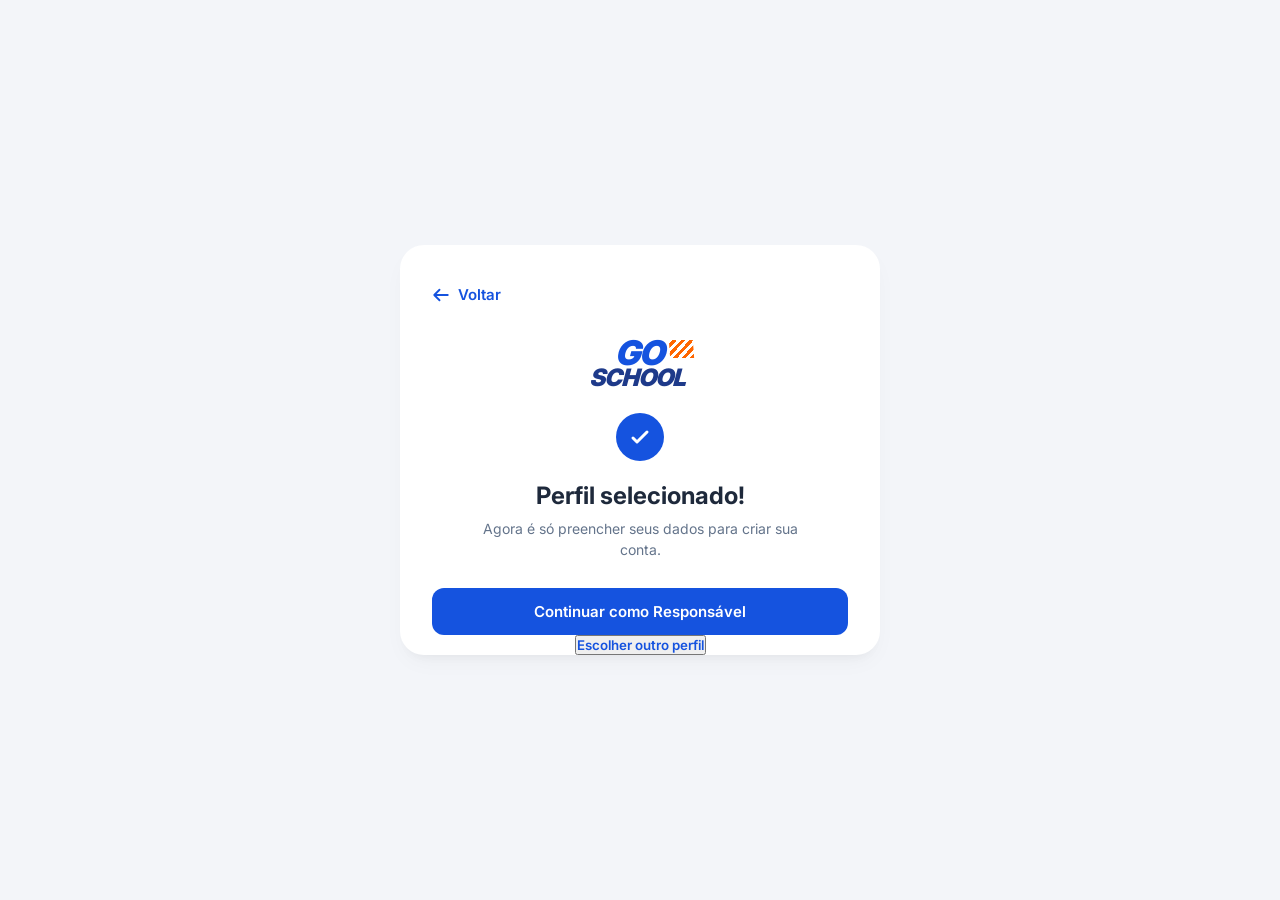
<file: assets/pages/login/confirmarperfil.html>
<!DOCTYPE html>
<html lang="pt-BR">
<head>
    <meta charset="UTF-8">
    <meta name="viewport" content="width=device-width, initial-scale=1.0">
    <title>Go School - Perfil Selecionado</title>
    <link rel="preconnect" href="https://fonts.googleapis.com">
    <link rel="preconnect" href="https://fonts.gstatic.com" crossorigin>
    <link href="https://fonts.googleapis.com/css2?family=Inter:wght@400;500;600;700;800&display=swap" rel="stylesheet">
    <link rel="stylesheet" href="./../../css/style.css">
</head>
<body>

    <div class="card" id="confirmCard">
        <button class="btn-back" onclick="window.location.href='escolherperfil.html'">
            <svg width="18" height="18" fill="none" stroke="currentColor" stroke-width="2.5" viewBox="0 0 24 24">
                <path stroke-linecap="round" stroke-linejoin="round" d="M10 19l-7-7m0 0l7-7m-7 7h18"/>
            </svg>
            Voltar
        </button>

        <div class="logo-container">
            <div class="logo-text">
                <span class="logo-go">GO</span>
                <span class="logo-school">SCHOOL</span>
            </div>
        </div>

        <div class="success-badge">
            <svg fill="none" stroke="currentColor" stroke-width="3" viewBox="0 0 24 24">
                <path stroke-linecap="round" stroke-linejoin="round" d="M5 13l4 4L19 7" />
            </svg>
        </div>

        <h1>Perfil selecionado!</h1>
        <p class="subtitle">Agora é só preencher seus dados para criar sua conta.</p>

        <button class="btn-submit" id="btnContinue" onclick="redirectToRegisterForm()">
            Continuar como Responsável
        </button>

        <button class="link-secondary" onclick="window.location.href='escolherperfil.html'">
            Escolher outro perfil
        </button>
    </div>

    <script>
        const profile = localStorage.getItem('selected_profile') || 'responsavel';
        const card = document.getElementById('confirmCard');
        const btnContinue = document.getElementById('btnContinue');

        if (profile === 'motorista') {
            card.classList.add('theme-motorista');
            btnContinue.textContent = "Continuar como Motorista";
        } else {
            card.classList.remove('theme-motorista');
            btnContinue.textContent = "Continuar como Responsável";
        }

        function redirectToRegisterForm() {
            if (profile === 'motorista') {
                window.location.href = 'cadastrarmotorista.html';
            } else {
                window.location.href = 'cadastrarresponsavel.html';
            }
        }
    </script>
</body>
</html>
</file>
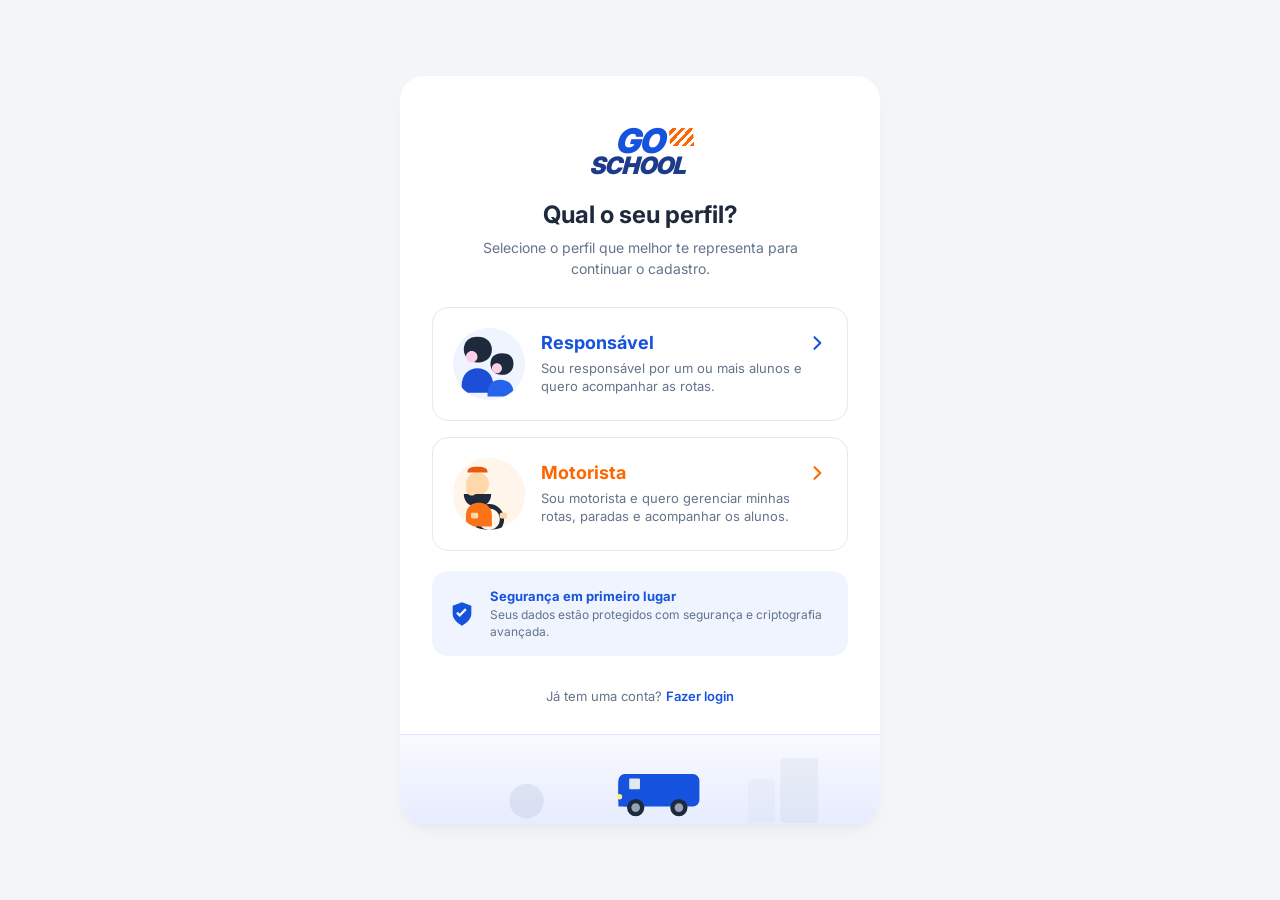
<file: assets/pages/login/escolherperfil.html>
<!DOCTYPE html>
<html lang="pt-BR">
<head>
    <meta charset="UTF-8">
    <meta name="viewport" content="width=device-width, initial-scale=1.0">
    <title>Go School - Escolher Perfil</title>
    <link rel="preconnect" href="https://fonts.googleapis.com">
    <link rel="preconnect" href="https://fonts.gstatic.com" crossorigin>
    <link href="https://fonts.googleapis.com/css2?family=Inter:wght@400;500;600;700;800&display=swap" rel="stylesheet">
    <link rel="stylesheet" href="./../../css/style.css">
</head>
<body>

    <div class="card">
        <div class="logo-container">
            <div class="logo-text">
                <span class="logo-go">GO</span>
                <span class="logo-school">SCHOOL</span>
            </div>
        </div>

        <h1>Qual o seu perfil?</h1>
        <p class="subtitle" id="mainSubtitle">Selecione o perfil que melhor te representa para continuar o cadastro.</p>

        <div class="profile-options">
            <!-- Cartão Responsável -->
            <div class="profile-card type-responsavel" id="cardResponsavel" onclick="toggleProfileCard('responsavel', 'cardResponsavel', 'cardMotorista', 'mainSubtitle')">
                <div class="card-header">
                    <div class="avatar-box">
                        <svg viewBox="0 0 100 100" fill="none" xmlns="http://www.w3.org/2000/svg">
                            <rect width="100" height="100" fill="#eff4ff"/>
                            <path d="M50 32c0 8.837-7.163 16-16 16s-16-7.163-16-16 7.163-16 16-16 16 7.163 16 16z" fill="#fbcfe8"/>
                            <path d="M54 30c0 9-6 18-19 18S15 39 15 30s5-18 19-18 20 9 20 18z" fill="#1e293b"/>
                            <path d="M34 40c0 4.418-3.582 8-8 8s-8-3.582-8-8 3.582-8 8-8 8 3.582 8 8z" fill="#fbcfe8"/>
                            <path d="M12 80c0-15 10-24 22-24s22 9 22 24v10H12V80z" fill="#1d4ed8"/>
                            <path d="M82 52c0 7.732-6.268 14-14 14s-14-6.268-14-14 6.268-14 14-14 14 6.268 14 14z" fill="#fbcfe8"/>
                            <path d="M84 50c0 8-5 15-16 15s-16-7-16-15 4-15 16-15 16 7 16 15z" fill="#1e293b"/>
                            <path d="M68 56c0 3.866-3.134 7-7 7s-7-3.134-7-7 3.134-7 7-7 7 3.134 7 7z" fill="#fbcfe8"/>
                            <path d="M48 90c0-12 8-18 18-18s18 6 18 18v5H48V90z" fill="#2563eb"/>
                        </svg>
                    </div>
                    <div class="header-info">
                        <div class="profile-title">
                            Responsável
                            <div class="arrow-indicator">
                                <svg width="20" height="20" fill="none" stroke="currentColor" stroke-width="2.5" viewBox="0 0 24 24">
                                    <path stroke-linecap="round" stroke-linejoin="round" d="M9 5l7 7-7 7" />
                                </svg>
                            </div>
                        </div>
                        <p class="profile-short-desc">Sou responsável por um ou mais alunos e quero acompanhar as rotas.</p>
                    </div>
                </div>

                <div class="card-details">
                    <p class="details-title">Com sua conta você poderá:</p>
                    <ul class="benefits-list">
                        <li class="benefit-item">
                            <svg fill="none" stroke="currentColor" stroke-width="3" viewBox="0 0 24 24">
                                <path stroke-linecap="round" stroke-linejoin="round" d="M5 13l4 4L19 7" />
                            </svg>
                            Cadastrar e gerenciar seus filhos
                        </li>
                        <li class="benefit-item">
                            <svg fill="none" stroke="currentColor" stroke-width="3" viewBox="0 0 24 24">
                                <path stroke-linecap="round" stroke-linejoin="round" d="M5 13l4 4L19 7" />
                            </svg>
                            Acompanhar rotas e horários
                        </li>
                    </ul>
                    <button type="button" class="btn-action" onclick="selectProfile('responsavel', event)">
                        Cadastrar como Responsável
                        <svg width="18" height="18" fill="none" stroke="currentColor" stroke-width="2.5" viewBox="0 0 24 24">
                            <path stroke-linecap="round" stroke-linejoin="round" d="M14 5l7 7m0 0l-7 7m7-7H3" />
                        </svg>
                    </button>
                </div>
            </div>

            <!-- Cartão Motorista -->
            <div class="profile-card type-motorista" id="cardMotorista" onclick="toggleProfileCard('motorista', 'cardResponsavel', 'cardMotorista', 'mainSubtitle')">
                <div class="card-header">
                    <div class="avatar-box">
                        <svg viewBox="0 0 100 100" fill="none" xmlns="http://www.w3.org/2000/svg">
                            <rect width="100" height="100" fill="#fff5eb"/>
                            <path d="M50 36c0 8.837-7.163 16-16 16s-16-7.163-16-16 7.163-16 16-16 16 7.163 16 16z" fill="#fed7aa"/>
                            <path d="M48 20c0-6-4-8-14-8S20 14 20 20h28z" fill="#ea580c"/>
                            <path d="M15 50c0 9 6 18 19 18s19-9 19-18H15z" fill="#1e293b"/>
                            <path d="M34 44c0 4.418-3.582 8-8 8s-8-3.582-8-8 3.582-8 8-8 8 3.582 8 8z" fill="#fed7aa"/>
                            <circle cx="50" cy="85" r="18" stroke="#1e293b" stroke-width="6" fill="none"/>
                            <path d="M18 80c0-12 8-18 18-18s18 6 18 18v15H18V80z" fill="#f97316"/>
                            <rect x="25" y="76" width="10" height="8" rx="2" fill="#fed7aa"/>
                            <rect x="65" y="76" width="10" height="8" rx="2" fill="#fed7aa"/>
                        </svg>
                    </div>
                    <div class="header-info">
                        <div class="profile-title">
                            Motorista
                            <div class="arrow-indicator">
                                <svg width="20" height="20" fill="none" stroke="currentColor" stroke-width="2.5" viewBox="0 0 24 24">
                                    <path stroke-linecap="round" stroke-linejoin="round" d="M9 5l7 7-7 7" />
                                </svg>
                            </div>
                        </div>
                        <p class="profile-short-desc">Sou motorista e quero gerenciar minhas rotas, paradas e acompanhar os alunos.</p>
                    </div>
                </div>

                <div class="card-details">
                    <p class="details-title">Com sua conta você poderá:</p>
                    <ul class="benefits-list">
                        <li class="benefit-item">
                            <svg fill="none" stroke="currentColor" stroke-width="3" viewBox="0 0 24 24">
                                <path stroke-linecap="round" stroke-linejoin="round" d="M5 13l4 4L19 7" />
                            </svg>
                            Gerenciar rotas e paradas
                        </li>
                        <li class="benefit-item">
                            <svg fill="none" stroke="currentColor" stroke-width="3" viewBox="0 0 24 24">
                                <path stroke-linecap="round" stroke-linejoin="round" d="M5 13l4 4L19 7" />
                            </svg>
                            Marcar presença dos alunos
                        </li>
                    </ul>
                    <button type="button" class="btn-action" onclick="selectProfile('motorista', event)">
                        Cadastrar como Motorista
                        <svg width="18" height="18" fill="none" stroke="currentColor" stroke-width="2.5" viewBox="0 0 24 24">
                            <path stroke-linecap="round" stroke-linejoin="round" d="M14 5l7 7m0 0l-7 7m7-7H3" />
                        </svg>
                    </button>
                </div>
            </div>
        </div>

        <div class="security-info-box">
            <div class="security-icon">
                <svg width="28" height="28" fill="currentColor" viewBox="0 0 24 24">
                    <path d="M12 22s8-4 8-10V5l-8-3-8 3v7c0 6 8 10 8 10zM10 14.5l-3-3 1.4-1.4 1.6 1.6 4.6-4.6 1.4 1.4-6 6z"/>
                </svg>
            </div>
            <div class="security-text">
                <strong>Segurança em primeiro lugar</strong>
                Seus dados estão protegidos com segurança e criptografia avançada.
            </div>
        </div>

        <p class="signup-text">
            Já tem uma conta? <a href="login.html">Fazer login</a>
        </p>

        <div class="footer-illustration">
            <svg class="illustration-svg" viewBox="0 0 400 80" fill="none" xmlns="http://www.w3.org/2000/svg">
                <rect x="330" y="20" width="35" height="60" rx="3" fill="#cbd5e1" fill-opacity="0.3" />
                <rect x="300" y="40" width="25" height="40" rx="2" fill="#cbd5e1" fill-opacity="0.2" />
                <circle cx="95" cy="60" r="16" fill="#94a3b8" fill-opacity="0.2" />

                <g id="schoolBus">
                    <rect x="180" y="35" width="75" height="30" rx="6" fill="#1553df" />
                    <path d="M180 45 C180 38 184 35 188 35 H195 V65 H180 V45 Z" fill="#1553df" />
                    <rect x="190" y="39" width="10" height="10" rx="1" fill="#e2e8f0" />
                    <circle cx="181" cy="56" r="2.5" fill="#fef08a" />
                    <circle cx="196" cy="66" r="8" fill="#1e293b" />
                    <circle cx="196" cy="66" r="4" fill="#94a3b8" />
                    <circle cx="236" cy="66" r="8" fill="#1e293b" />
                    <circle cx="236" cy="66" r="4" fill="#94a3b8" />
                </g>
            </svg>
        </div>
    </div>

    <script src="./../../js/script.js"></script>
</body>
</html>
</file>
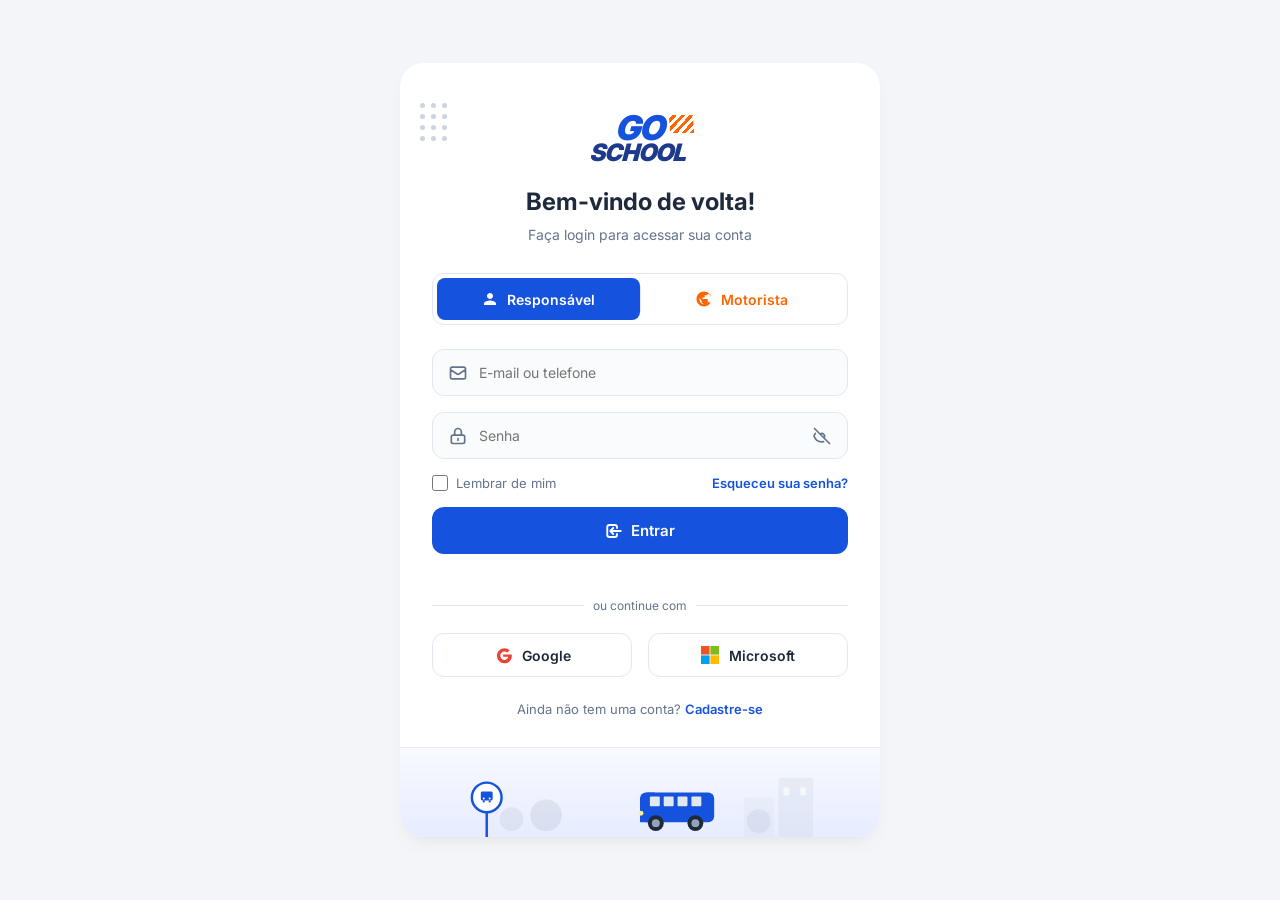
<file: assets/pages/login/login.html>
<!DOCTYPE html>
<html lang="pt-BR">
<head>
    <meta charset="UTF-8">
    <meta name="viewport" content="width=device-width, initial-scale=1.0">
    <title>Go School - Login</title>
    <link rel="preconnect" href="https://fonts.googleapis.com">
    <link rel="preconnect" href="https://fonts.gstatic.com" crossorigin>
    <link href="https://fonts.googleapis.com/css2?family=Inter:wght@400;500;600;700;800&display=swap" rel="stylesheet">
    <link rel="stylesheet" href="./../../css/style.css">
</head>
<body>

    <div class="card" id="loginCard">
        <div class="decor-dots">
            <span></span><span></span><span></span>
            <span></span><span></span><span></span>
            <span></span><span></span><span></span>
            <span></span><span></span><span></span>
        </div>

        <div class="logo-container">
            <div class="logo-text">
                <span class="logo-go">GO</span>
                <span class="logo-school">SCHOOL</span>
            </div>
            
        </div>

        <h1>Bem-vindo de volta!</h1>
        <p class="subtitle">Faça login para acessar sua conta</p>

        <div class="role-selector">
            <button type="button" class="role-btn active-responsavel" id="btnResponsavel" onclick="switchTheme('responsavel', 'loginCard', 'btnResponsavel', 'btnMotorista')">
                <svg viewBox="0 0 24 24">
                    <path d="M12 12c2.21 0 4-1.79 4-4s-1.79-4-4-4-4 1.79-4 4 1.79 4 4 4zm0 2c-2.67 0-8 1.34-8 4v2h16v-2c0-2.66-5.33-4-8-4z"/>
                </svg>
                Responsável
            </button>
            <div class="role-divider"></div>
            <button type="button" class="role-btn inactive-motorista" id="btnMotorista" onclick="switchTheme('motorista', 'loginCard', 'btnResponsavel', 'btnMotorista')">
                <svg viewBox="0 0 24 24">
                    <path d="M12 2C6.48 2 2 6.48 2 12s4.48 10 10 10 10-4.48 10-10S17.52 2 12 2zm1 17.93c-3.95-.49-7-3.85-7-7.93 0-.62.08-1.21.21-1.79L9 15v1c0 1.1.9 2 2 2v1.93zm6.9-2.53c-.26-.81-1-1.4-1.9-1.4h-1v-3c0-.55-.45-1-1-1h-6v-2h2c.55 0 1-.45 1-1V7h2c1.1 0 2-.9 2-2v-.41c2.93 1.19 5 4.06 5 7.41 0 2.08-.8 3.97-2.1 5.4z"/>
                </svg>
                Motorista
            </button>
        </div>

        <form onsubmit="event.preventDefault();">
            <div class="input-group">
                <div class="input-icon-left">
                    <svg width="20" height="20" fill="none" stroke="currentColor" stroke-width="2" viewBox="0 0 24 24">
                        <path stroke-linecap="round" stroke-linejoin="round" d="M3 8l7.89 5.26a2 2 0 002.22 0L21 8M5 19h14a2 2 0 002-2V7a2 2 0 00-2-2H5a2 2 0 00-2 2v10a2 2 0 002 2z"/>
                    </svg>
                </div>
                <input type="text" placeholder="E-mail ou telefone" required>
            </div>

            <div class="input-group input-group-password">
                <div class="input-icon-left">
                    <svg width="20" height="20" fill="none" stroke="currentColor" stroke-width="2" viewBox="0 0 24 24">
                        <path stroke-linecap="round" stroke-linejoin="round" d="M12 15v2m-6 4h12a2 2 0 002-2v-6a2 2 0 00-2-2H6a2 2 0 00-2 2v6a2 2 0 002 2zm10-10V7a4 4 0 00-8 0v4h8z"/>
                    </svg>
                </div>
                <input type="password" id="passwordInput" placeholder="Senha" required>
                <button type="button" class="input-icon-right" onclick="togglePassword('passwordInput', 'eyeIcon')" aria-label="Mostrar/ocultar senha">
                    <svg id="eyeIcon" width="20" height="20" fill="none" stroke="currentColor" stroke-width="2" viewBox="0 0 24 24">
                        <path stroke-linecap="round" stroke-linejoin="round" d="M13.875 18.825A10.05 10.05 0 0112 19c-4.478 0-8.268-2.943-9.543-7a9.97 9.97 0 011.563-3.029m5.858.908a3 3 0 114.243 4.243M9.878 9.878l4.242 4.242M9.88 9.88l-3.29-3.29m7.532 7.532l3.29 3.29M3 3l18 18" />
                    </svg>
                </button>
            </div>

            <div class="extra-options">
                <label class="remember-me">
                    <input type="checkbox">
                    Lembrar de mim
                </label>
                <a href="recuperarsenha.html" class="forgot-password">Esqueceu sua senha?</a>
            </div>

            <button type="submit" class="btn-submit">
                <svg width="18" height="18" fill="none" stroke="currentColor" stroke-width="2.5" viewBox="0 0 24 24">
                    <path stroke-linecap="round" stroke-linejoin="round" d="M11 16l-4-4m0 0l4-4m-4 4h14m-5 4v1a3 3 0 01-3 3H6a3 3 0 01-3-3V7a3 3 0 013-3h7a3 3 0 013 3v1"/>
                </svg>
                Entrar
            </button>
        </form>

        <div class="separator">ou continue com</div>

        <div class="social-buttons">
            <button type="button" class="social-btn">
                <svg viewBox="0 0 24 24">
                    <path fill="#EA4335" d="M12.24 10.285V14.4h6.887c-.648 2.41-2.519 4.114-5.136 4.114A5.53 5.53 0 0 1 8.4 13c0-3.037 2.463-5.514 5.59-5.514 1.416 0 2.71.523 3.714 1.385l3.111-3.112A9.914 9.914 0 0 0 13.99 3c-5.523 0-10 4.477-10 10 0 5.522 4.477 10 10 10 5.766 0 9.806-4.054 9.806-9.977 0-.58-.063-1.16-.177-1.738H12.24Z"/>
                </svg>
                Google
            </button>
            <button type="button" class="social-btn">
                <svg viewBox="0 0 23 23">
                    <path fill="#f35325" d="M0 0h11v11H0z"/>
                    <path fill="#80bb1a" d="M12 0h11v11H12z"/>
                    <path fill="#00a1f1" d="M0 12h11v11H0z"/>
                    <path fill="#ffb900" d="M12 12h11v11H12z"/>
                </svg>
                Microsoft
            </button>
        </div>

        <p class="signup-text">
            Ainda não tem uma conta? <a href="escolherperfil.html">Cadastre-se</a>
        </p>

        <div class="footer-illustration">
            <svg class="illustration-svg" viewBox="0 0 400 90" fill="none" xmlns="http://www.w3.org/2000/svg">
                <rect x="340" y="30" width="35" height="60" rx="3" fill="#cbd5e1" fill-opacity="0.3" />
                <rect x="345" y="40" width="6" height="8" rx="1" fill="#ffffff" fill-opacity="0.6" />
                <rect x="362" y="40" width="6" height="8" rx="1" fill="#ffffff" fill-opacity="0.6" />
                <rect x="305" y="50" width="30" height="40" rx="2" fill="#cbd5e1" fill-opacity="0.2" />
                <circle cx="70" cy="72" r="12" fill="#94a3b8" fill-opacity="0.15" />
                <circle cx="105" cy="68" r="16" fill="#94a3b8" fill-opacity="0.2" />
                <circle cx="320" cy="74" r="12" fill="#94a3b8" fill-opacity="0.15" />

                <line x1="45" y1="50" x2="45" y2="90" stroke="#1553df" stroke-width="2.5" />
                <circle cx="45" cy="50" r="15" fill="#ffffff" stroke="#1553df" stroke-width="2.5" />
                <rect x="39" y="44" width="12" height="9" rx="1.5" fill="#1553df" />
                <rect x="41" y="53" width="2" height="2" fill="#1553df" />
                <rect x="47" y="53" width="2" height="2" fill="#1553df" />
                <circle cx="42" cy="51" r="1" fill="#ffffff" />
                <circle cx="48" cy="51" r="1" fill="#ffffff" />

                <g id="schoolBus">
                    <rect x="200" y="45" width="75" height="30" rx="6" fill="#1553df" />
                    <path d="M200 55 C200 48 204 45 208 45 H215 V75 H200 V55 Z" fill="#1553df" />
                    <rect x="210" y="49" width="10" height="10" rx="1" fill="#e2e8f0" />
                    <rect x="224" y="49" width="10" height="10" rx="1" fill="#e2e8f0" />
                    <rect x="238" y="49" width="10" height="10" rx="1" fill="#e2e8f0" />
                    <rect x="252" y="49" width="10" height="10" rx="1" fill="#e2e8f0" />
                    <circle cx="201" cy="66" r="2.5" fill="#fef08a" />
                    <circle cx="216" cy="76" r="8" fill="#1e293b" />
                    <circle cx="216" cy="76" r="4" fill="#94a3b8" />
                    <circle cx="256" cy="76" r="8" fill="#1e293b" />
                    <circle cx="256" cy="76" r="4" fill="#94a3b8" />
                </g>
            </svg>
        </div>
    </div>

    <script src="./../../js/script.js"></script>
</body>
</html>
</file>
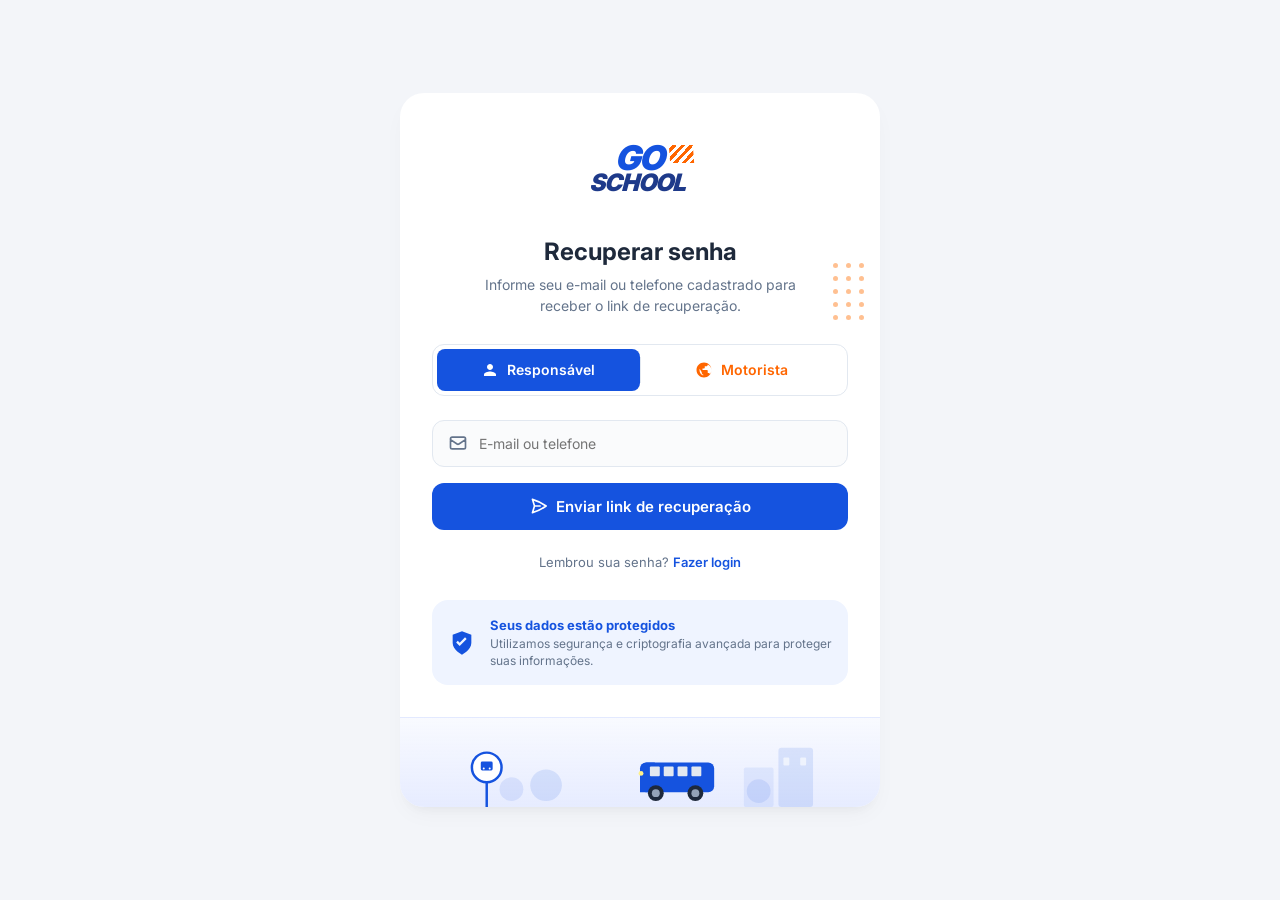
<file: assets/pages/login/recuperarsenha.html>
<!DOCTYPE html>
<html lang="pt-BR">
<head>
    <meta charset="UTF-8">
    <meta name="viewport" content="width=device-width, initial-scale=1.0">
    <title>Go School - Recuperar Senha</title>
    <link rel="preconnect" href="https://fonts.googleapis.com">
    <link rel="preconnect" href="https://fonts.gstatic.com" crossorigin>
    <link href="https://fonts.googleapis.com/css2?family=Inter:wght@400;500;600;700;800&display=swap" rel="stylesheet">
    <link rel="stylesheet" href="./../../css/style.css">
</head>
<body>

    <div class="card" id="recoveryCard">
        <div class="decor-dots-right">
            <span></span><span></span><span></span>
            <span></span><span></span><span></span>
            <span></span><span></span><span></span>
            <span></span><span></span><span></span>
            <span></span><span></span><span></span>
        </div>

        <div class="logo-container">
            <div class="logo-text">
                <span class="logo-go">GO</span>
                <span class="logo-school">SCHOOL</span>
            </div>
        </div>

        <div class="lock-icon-badge">
            <svg fill="none" stroke="currentColor" stroke-width="2" viewBox="0 0 24 24">
                <path stroke-linecap="round" stroke-linejoin="round" d="M12 15v2m0 0v5m0-5h5m-5 0H7m5 0V9a4 4 0 00-8 0v4h12z"/>
            </svg>
        </div>

        <h1>Recuperar senha</h1>
        <p class="subtitle">Informe seu e-mail ou telefone cadastrado para receber o link de recuperação.</p>

        <div class="role-selector">
            <button type="button" class="role-btn active-responsavel" id="btnResponsavel" onclick="switchTheme('responsavel', 'recoveryCard', 'btnResponsavel', 'btnMotorista')">
                <svg viewBox="0 0 24 24">
                    <path d="M12 12c2.21 0 4-1.79 4-4s-1.79-4-4-4-4 1.79-4 4 1.79 4 4 4zm0 2c-2.67 0-8 1.34-8 4v2h16v-2c0-2.66-5.33-4-8-4z"/>
                </svg>
                Responsável
            </button>
            <div class="role-divider"></div>
            <button type="button" class="role-btn inactive-motorista" id="btnMotorista" onclick="switchTheme('motorista', 'recoveryCard', 'btnResponsavel', 'btnMotorista')">
                <svg viewBox="0 0 24 24">
                    <path d="M12 2C6.48 2 2 6.48 2 12s4.48 10 10 10 10-4.48 10-10S17.52 2 12 2zm1 17.93c-3.95-.49-7-3.85-7-7.93 0-.62.08-1.21.21-1.79L9 15v1c0 1.1.9 2 2 2v1.93zm6.9-2.53c-.26-.81-1-1.4-1.9-1.4h-1v-3c0-.55-.45-1-1-1h-6v-2h2c.55 0 1-.45 1-1V7h2c1.1 0 2-.9 2-2v-.41c2.93 1.19 5 4.06 5 7.41 0 2.08-.8 3.97-2.1 5.4z"/>
                </svg>
                Motorista
            </button>
        </div>

        <form onsubmit="event.preventDefault();">
            <div class="input-group">
                <div class="input-icon-left">
                    <svg width="20" height="20" fill="none" stroke="currentColor" stroke-width="2" viewBox="0 0 24 24">
                        <path stroke-linecap="round" stroke-linejoin="round" d="M3 8l7.89 5.26a2 2 0 002.22 0L21 8M5 19h14a2 2 0 002-2V7a2 2 0 00-2-2H5a2 2 0 00-2 2v10a2 2 0 002 2z"/>
                    </svg>
                </div>
                <input type="text" placeholder="E-mail ou telefone" required>
            </div>

            <button type="submit" class="btn-submit">
                <svg fill="none" stroke="currentColor" stroke-width="2.2" viewBox="0 0 24 24">
                    <path stroke-linecap="round" stroke-linejoin="round" d="M6 12L3.269 3.126A59.768 59.768 0 0121.485 12 59.77 59.77 0 013.27 20.876L5.999 12zm0 0h7.5" />
                </svg>
                Enviar link de recuperação
            </button>
        </form>

        <p class="login-back-text">
            Lembrou sua senha? <a href="login.html">Fazer login</a>
        </p>

        <div class="security-info-box">
            <div class="security-icon">
                <svg width="28" height="28" fill="currentColor" viewBox="0 0 24 24">
                    <path d="M12 22s8-4 8-10V5l-8-3-8 3v7c0 6 8 10 8 10zM10 14.5l-3-3 1.4-1.4 1.6 1.6 4.6-4.6 1.4 1.4-6 6z"/>
                </svg>
            </div>
            <div class="security-text">
                <strong>Seus dados estão protegidos</strong>
                Utilizamos segurança e criptografia avançada para proteger suas informações.
            </div>
        </div>

        <div class="footer-illustration">
            <svg class="illustration-svg" viewBox="0 0 400 90" fill="none" xmlns="http://www.w3.org/2000/svg">
                <rect x="340" y="30" width="35" height="60" rx="3" fill="var(--illustration-color)" fill-opacity="0.12" />
                <rect x="345" y="40" width="6" height="8" rx="1" fill="#ffffff" fill-opacity="0.6" />
                <rect x="362" y="40" width="6" height="8" rx="1" fill="#ffffff" fill-opacity="0.6" />
                <rect x="305" y="50" width="30" height="40" rx="2" fill="var(--illustration-color)" fill-opacity="0.08" />
                <circle cx="70" cy="72" r="12" fill="var(--illustration-color)" fill-opacity="0.1" />
                <circle cx="105" cy="68" r="16" fill="var(--illustration-color)" fill-opacity="0.12" />
                <circle cx="320" cy="74" r="12" fill="var(--illustration-color)" fill-opacity="0.1" />

                <line x1="45" y1="50" x2="45" y2="90" stroke="var(--current-primary)" stroke-width="2.5" />
                <circle cx="45" cy="50" r="15" fill="#ffffff" stroke="var(--current-primary)" stroke-width="2.5" />
                <rect x="39" y="44" width="12" height="9" rx="1.5" fill="var(--current-primary)" />
                <circle cx="42" cy="51" r="1" fill="#ffffff" />
                <circle cx="48" cy="51" r="1" fill="#ffffff" />

                <g id="schoolBus">
                    <rect x="200" y="45" width="75" height="30" rx="6" fill="var(--current-primary)" />
                    <path d="M200 55 C200 48 204 45 208 45 H215 V75 H200 V55 Z" fill="var(--current-primary)" />
                    <rect x="210" y="49" width="10" height="10" rx="1" fill="#e2e8f0" />
                    <rect x="224" y="49" width="10" height="10" rx="1" fill="#e2e8f0" />
                    <rect x="238" y="49" width="10" height="10" rx="1" fill="#e2e8f0" />
                    <rect x="252" y="49" width="10" height="10" rx="1" fill="#e2e8f0" />
                    <circle cx="201" cy="56" r="2.5" fill="#fef08a" />
                    <circle cx="216" cy="76" r="8" fill="#1e293b" />
                    <circle cx="216" cy="76" r="4" fill="#94a3b8" />
                    <circle cx="256" cy="76" r="8" fill="#1e293b" />
                    <circle cx="256" cy="76" r="4" fill="#94a3b8" />
                </g>
            </svg>
        </div>
    </div>

    <script src="./../../js/script.js"></script>
</body>
</html>
</file>
<file: assets/css/style.css>
/* ==========================================
   SISTEMA DE DESIGN - GO SCHOOL
   ========================================== */
:root {
    --primary-blue: #1553df;
    --primary-blue-hover: #0f3dba;
    --primary-blue-light: #eff4ff;
    --accent-orange: #ff6600;
    --accent-orange-hover: #e05500;
    --accent-orange-light: #fff5eb;
    
    /* Variáveis correntes de estado dinâmico */
    --current-primary: var(--primary-blue);
    --current-primary-hover: var(--primary-blue-hover);
    --current-primary-light: var(--primary-blue-light);
    --illustration-color: var(--primary-blue);
    --illustration-bg-opacity: 0.1;
    
    --bg-color: #f3f5f9;
    --card-bg: #ffffff;
    --text-dark: #1e293b;
    --text-muted: #64748b;
    --border-color: #e2e8f0;
    --border-focus: #cbd5e1;
}

/* Modificadores de Tema */
.theme-motorista {
    --current-primary: var(--accent-orange);
    --current-primary-hover: var(--accent-orange-hover);
    --current-primary-light: var(--accent-orange-light);
    --illustration-color: var(--accent-orange);
    --illustration-bg-opacity: 0.08;
}

/* Configurações Globais */
* {
    box-sizing: border-box;
    margin: 0;
    padding: 0;
    font-family: 'Inter', sans-serif;
}

body {
    background-color: var(--bg-color);
    display: flex;
    justify-content: center;
    align-items: center;
    min-height: 100vh;
    padding: 40px 20px;
}

/* Card Principal */
.card {
    background-color: var(--card-bg);
    width: 100%;
    max-width: 480px;
    border-radius: 24px;
    box-shadow: 0 10px 25px -5px rgba(0, 0, 0, 0.04), 0 8px 10px -6px rgba(0, 0, 0, 0.04);
    padding: 40px 32px 0 32px;
    position: relative;
    overflow: hidden;
    display: flex;
    flex-direction: column;
    align-items: center;
}

/* Ajuste de padding para telas mais longas de cadastro */
.card-scrollable {
    padding-bottom: 32px;
}

/* Detalhes Decorativos de Pontos */
.decor-dots {
    position: absolute;
    top: 40px;
    left: 20px;
    display: grid;
    grid-template-columns: repeat(3, 5px);
    gap: 6px;
    pointer-events: none;
}
.decor-dots span {
    width: 5px;
    height: 5px;
    background-color: #cbd5e1;
    border-radius: 50%;
}

.decor-dots-right {
    position: absolute;
    top: 170px;
    right: 16px;
    display: grid;
    grid-template-columns: repeat(3, 5px);
    gap: 8px;
    pointer-events: none;
}
.decor-dots-right span {
    width: 5px;
    height: 5px;
    background-color: #ffb076;
    border-radius: 50%;
    opacity: 0.8;
}

/* Logotipo */
.logo-container {
    margin-top: 10px;
    margin-bottom: 24px;
    text-align: center;
    position: relative;
    display: flex;
    justify-content: center;
}

.logo-text {
    font-size: 34px;
    font-weight: 900;
    font-style: italic;
    letter-spacing: -1px;
    line-height: 0.9;
    display: flex;
    flex-direction: column;
    align-items: center;
    transform: skewX(-6deg);
}

.logo-go {
    color: var(--primary-blue);
    position: relative;
    z-index: 2;
}

.logo-go::after {
    content: '';
    position: absolute;
    right: -28px;
    top: 2px;
    width: 24px;
    height: 18px;
    background: repeating-linear-gradient(
        -45deg,
        var(--accent-orange),
        var(--accent-orange) 3px,
        transparent 3px,
        transparent 6px
    );
    z-index: -1;
    transform: skewX(10deg);
}

.logo-school {
    color: #1e3a8a;
    font-size: 24px;
    margin-top: -2px;
}

/* Cabeçalhos e Textos */
h1 {
    color: var(--text-dark);
    font-size: 24px;
    font-weight: 700;
    margin-bottom: 8px;
    text-align: center;
}

.subtitle {
    color: var(--text-muted);
    font-size: 14px;
    text-align: center;
    line-height: 1.5;
    margin-bottom: 28px;
    max-width: 320px;
}

/* Botões Voltar */
.btn-back {
    display: inline-flex;
    align-items: center;
    gap: 8px;
    color: var(--primary-blue);
    text-decoration: none;
    font-size: 15px;
    font-weight: 600;
    background: none;
    border: none;
    cursor: pointer;
    align-self: flex-start;
    margin-bottom: 24px;
    transition: opacity 0.2s;
}
.btn-back:hover {
    opacity: 0.8;
}

/* Badges e Avatares de Perfil */
.profile-badge-container {
    display: flex;
    justify-content: center;
    margin-bottom: 16px;
}
.profile-badge {
    background-color: var(--primary-blue-light);
    color: var(--primary-blue);
    padding: 6px 16px;
    border-radius: 20px;
    font-size: 13px;
    font-weight: 700;
    display: flex;
    align-items: center;
    gap: 6px;
}
.theme-motorista .profile-badge {
    background-color: var(--primary-orange-light);
    color: var(--accent-orange);
}

/* Área de Seleção de Função (Aba de Login) */
.role-selector {
    display: flex;
    width: 100%;
    background-color: #ffffff;
    border: 1px solid var(--border-color);
    border-radius: 12px;
    padding: 4px;
    margin-bottom: 24px;
}
.role-btn {
    flex: 1;
    display: flex;
    align-items: center;
    justify-content: center;
    gap: 8px;
    padding: 12px;
    border: none;
    background: transparent;
    font-size: 14px;
    font-weight: 600;
    border-radius: 8px;
    cursor: pointer;
    transition: all 0.25s ease;
}
.role-btn.active-responsavel {
    background-color: var(--primary-blue);
    color: #ffffff;
}
.role-btn.inactive-responsavel {
    color: var(--primary-blue);
}
.role-btn.active-motorista {
    background-color: var(--accent-orange);
    color: #ffffff;
}
.role-btn.inactive-motorista {
    color: var(--accent-orange);
}
.role-btn svg {
    width: 18px;
    height: 18px;
    fill: currentColor;
}
.role-divider {
    width: 1px;
    background-color: var(--border-color);
    margin: 8px 0;
}

/* Formulário e Entrada de Dados (Inputs) */
form {
    width: 100%;
    display: flex;
    flex-direction: column;
    gap: 16px;
    margin-bottom: 24px;
}
.input-group {
    position: relative;
    width: 100%;
}
.input-group input {
    width: 100%;
    padding: 14px 16px 14px 46px;
    border: 1px solid var(--border-color);
    border-radius: 12px;
    font-size: 14px;
    color: var(--text-dark);
    outline: none;
    transition: border-color 0.2s, box-shadow 0.2s;
    background-color: #fafbfc;
}
.input-group-password input {
    padding-right: 46px;
}
.input-group input:focus {
    border-color: var(--current-primary);
    box-shadow: 0 0 0 3px var(--current-primary-light);
    background-color: #ffffff;
}
.input-icon-left {
    position: absolute;
    left: 16px;
    top: 50%;
    transform: translateY(-50%);
    color: var(--text-muted);
    pointer-events: none;
    display: flex;
    align-items: center;
}
.input-icon-right {
    position: absolute;
    right: 16px;
    top: 50%;
    transform: translateY(-50%);
    color: var(--text-muted);
    cursor: pointer;
    background: none;
    border: none;
    display: flex;
    align-items: center;
    padding: 0;
}

/* Opções Extras */
.extra-options {
    display: flex;
    justify-content: space-between;
    align-items: center;
    font-size: 13px;
    width: 100%;
}
.remember-me {
    display: flex;
    align-items: center;
    gap: 8px;
    color: var(--text-muted);
    cursor: pointer;
    user-select: none;
}
.remember-me input {
    width: 16px;
    height: 16px;
    border-radius: 4px;
    border: 1px solid var(--border-color);
    cursor: pointer;
    accent-color: var(--current-primary);
}
.forgot-password {
    color: var(--current-primary);
    text-decoration: none;
    font-weight: 600;
}
.forgot-password:hover {
    text-decoration: underline;
}

/* Botões Principais */
.btn-submit {
    width: 100%;
    padding: 14px;
    background-color: var(--current-primary);
    color: #ffffff;
    border: none;
    border-radius: 12px;
    font-size: 15px;
    font-weight: 600;
    cursor: pointer;
    display: flex;
    align-items: center;
    justify-content: center;
    gap: 8px;
    transition: background-color 0.2s, transform 0.1s;
    text-decoration: none;
}
.btn-submit:hover {
    background-color: var(--current-primary-hover);
}
.btn-submit:active {
    transform: scale(0.98);
}
.btn-submit svg {
    width: 18px;
    height: 18px;
}

/* Separadores "ou continue com" */
.separator {
    display: flex;
    align-items: center;
    text-align: center;
    color: var(--text-muted);
    font-size: 12px;
    margin: 20px 0;
    width: 100%;
}
.separator::before,
.separator::after {
    content: '';
    flex: 1;
    border-bottom: 1px solid var(--border-color);
}
.separator:not(:empty)::before {
    margin-right: .75em;
}
.separator:not(:empty)::after {
    margin-left: .75em;
}

/* Login Social */
.social-buttons {
    display: flex;
    gap: 16px;
    width: 100%;
    margin-bottom: 24px;
}
.social-btn {
    flex: 1;
    display: flex;
    align-items: center;
    justify-content: center;
    gap: 10px;
    padding: 12px;
    border: 1px solid var(--border-color);
    border-radius: 12px;
    background-color: #ffffff;
    font-size: 14px;
    font-weight: 600;
    color: var(--text-dark);
    cursor: pointer;
    transition: background-color 0.2s;
}
.social-btn:hover {
    background-color: #fafbfc;
}
.social-btn svg {
    width: 18px;
    height: 18px;
}

/* Upload de Foto de Perfil */
.photo-upload-container {
    display: flex;
    flex-direction: column;
    align-items: center;
    margin-bottom: 28px;
}
.photo-upload-circle {
    width: 96px;
    height: 96px;
    background-color: #f1f5f9;
    border-radius: 50%;
    border: 1px solid var(--border-color);
    display: flex;
    align-items: center;
    justify-content: center;
    cursor: pointer;
    position: relative;
    overflow: hidden;
    transition: border-color 0.2s, background-color 0.2s;
}
.photo-upload-circle:hover {
    border-color: var(--current-primary);
    background-color: #e2e8f0;
}
.photo-upload-circle svg {
    width: 32px;
    height: 32px;
    color: var(--text-muted);
}
.photo-preview {
    width: 100%;
    height: 100%;
    object-fit: cover;
    position: absolute;
    top: 0;
    left: 0;
    display: none;
}
.photo-label {
    margin-top: 10px;
    font-size: 13px;
    color: var(--text-muted);
    text-align: center;
    line-height: 1.4;
}
.photo-label span {
    color: var(--current-primary);
    font-weight: 600;
}

/* Seletores de Cartão de Perfil (Para Escolher Perfil) */
.profile-options {
    display: flex;
    flex-direction: column;
    gap: 16px;
    margin-bottom: 20px;
    width: 100%;
}
.profile-card {
    border: 1.5px solid var(--border-color);
    border-radius: 16px;
    padding: 20px;
    cursor: pointer;
    transition: all 0.3s cubic-bezier(0.4, 0, 0.2, 1);
    position: relative;
    background-color: var(--card-bg);
    display: flex;
    flex-direction: column;
    user-select: none;
}
.profile-card:hover {
    transform: translateY(-2px);
}
.profile-card.type-responsavel:hover,
.profile-card.type-responsavel.active {
    border-color: var(--primary-blue);
    background-color: var(--primary-blue-light);
}
.profile-card.type-motorista:hover,
.profile-card.type-motorista.active {
    border-color: var(--accent-orange);
    background-color: var(--accent-orange-light);
}
.card-header {
    display: flex;
    align-items: center;
    gap: 16px;
}
.avatar-box {
    width: 72px;
    height: 72px;
    flex-shrink: 0;
    border-radius: 50%;
    overflow: hidden;
    background-color: #f1f5f9;
    display: flex;
    align-items: center;
    justify-content: center;
}
.avatar-box svg {
    width: 100%;
    height: 100%;
}
.header-info {
    flex-grow: 1;
}
.profile-title {
    font-size: 18px;
    font-weight: 700;
    margin-bottom: 6px;
    display: flex;
    align-items: center;
    justify-content: space-between;
}
.type-responsavel .profile-title { color: var(--primary-blue); }
.type-motorista .profile-title { color: var(--accent-orange); }
.profile-short-desc {
    font-size: 13px;
    color: var(--text-muted);
    line-height: 1.4;
}
.profile-card.active .profile-short-desc {
    display: none;
}
.arrow-indicator {
    display: flex;
    align-items: center;
    justify-content: center;
    transition: transform 0.3s;
}
.type-responsavel .arrow-indicator { color: var(--primary-blue); }
.type-motorista .arrow-indicator { color: var(--accent-orange); }
.profile-card.active .arrow-indicator {
    transform: rotate(90deg);
}

/* Sanfona de Detalhes do Perfil */
.card-details {
    max-height: 0;
    overflow: hidden;
    opacity: 0;
    transition: max-height 0.35s cubic-bezier(0.4, 0, 0.2, 1), opacity 0.2s ease, margin-top 0.35s ease;
}
.profile-card.active .card-details {
    max-height: 320px;
    opacity: 1;
    margin-top: 16px;
    border-top: 1px dashed rgba(100, 116, 139, 0.2);
    padding-top: 16px;
}
.details-title {
    font-size: 13px;
    font-weight: 700;
    color: var(--text-dark);
    margin-bottom: 12px;
}
.benefits-list {
    list-style: none;
    display: flex;
    flex-direction: column;
    gap: 10px;
    margin-bottom: 18px;
}
.benefit-item {
    display: flex;
    align-items: center;
    gap: 10px;
    font-size: 13px;
    color: var(--text-dark);
    font-weight: 500;
}
.benefit-item svg {
    width: 18px;
    height: 18px;
    flex-shrink: 0;
}
.type-responsavel .benefit-item svg { color: var(--primary-blue); }
.type-motorista .benefit-item svg { color: var(--accent-orange); }

.btn-action {
    width: 100%;
    padding: 12px;
    border: none;
    border-radius: 10px;
    font-size: 14px;
    font-weight: 600;
    color: #ffffff;
    cursor: pointer;
    display: flex;
    align-items: center;
    justify-content: center;
    gap: 8px;
    transition: background-color 0.2s;
}
.type-responsavel .btn-action { background-color: var(--primary-blue); }
.type-responsavel .btn-action:hover { background-color: var(--primary-blue-hover); }
.type-motorista .btn-action { background-color: var(--accent-orange); }
.type-motorista .btn-action:hover { background-color: var(--accent-orange-hover); }

/* Caixa de Alerta de Segurança */
.security-info-box {
    background-color: var(--current-primary-light);
    border-radius: 16px;
    padding: 16px;
    display: flex;
    gap: 14px;
    align-items: center;
    width: 100%;
    margin-bottom: 32px;
    transition: background-color 0.25s ease;
}
.security-icon {
    color: var(--current-primary);
    display: flex;
    align-items: center;
    justify-content: center;
    flex-shrink: 0;
    transition: color 0.25s ease;
}
.security-text {
    font-size: 12px;
    line-height: 1.4;
    color: var(--text-muted);
}
.security-text strong {
    color: var(--current-primary);
    display: block;
    font-size: 13px;
    margin-bottom: 2px;
    transition: color 0.25s ease;
}

/* Badge de Confirmação Redonda */
.success-badge {
    width: 48px;
    height: 48px;
    background-color: var(--current-primary);
    color: #ffffff;
    border-radius: 50%;
    display: flex;
    align-items: center;
    justify-content: center;
    margin-bottom: 20px;
    transition: background-color 0.25s ease;
}
.success-badge svg {
    width: 24px;
    height: 24px;
}

/* Termos de Uso */
.terms-container {
    display: flex;
    align-items: flex-start;
    gap: 10px;
    font-size: 13px;
    color: var(--text-muted);
    line-height: 1.4;
    margin-top: 4px;
    cursor: pointer;
    user-select: none;
}
.terms-container input {
    margin-top: 2px;
    width: 16px;
    height: 16px;
    border-radius: 4px;
    border: 1px solid var(--border-color);
    cursor: pointer;
    accent-color: var(--current-primary);
    flex-shrink: 0;
}
.terms-container a {
    color: var(--current-primary);
    text-decoration: none;
    font-weight: 600;
}
.terms-container a:hover {
    text-decoration: underline;
}

/* Links do Rodapé */
.signup-text, .login-back-text {
    font-size: 13px;
    color: var(--text-muted);
    text-align: center;
    margin-bottom: 30px;
    z-index: 10;
}
.signup-text a, .login-back-text a, .link-secondary {
    color: var(--primary-blue);
    text-decoration: none;
    font-weight: 600;
}
.signup-text a:hover, .login-back-text a:hover, .link-secondary:hover {
    text-decoration: underline;
}

/* Ilustrações e Waves do Rodapé */
.footer-illustration {
    width: calc(100% + 64px);
    margin-left: -32px;
    margin-right: -32px;
    margin-top: auto;
    background: linear-gradient(180deg, rgba(224, 231, 255, 0.2) 0%, rgba(224, 231, 255, 0.8) 100%);
    border-top: 1px solid rgba(224, 231, 255, 0.5);
    display: flex;
    align-items: flex-end;
    justify-content: space-between;
    height: 90px;
    padding: 0 24px;
    position: relative;
    pointer-events: none;
}
.illustration-svg {
    width: 100%;
    height: 100%;
}
.footer-waves {
    position: absolute;
    bottom: 0;
    left: 0;
    width: 100%;
    height: 60px;
    pointer-events: none;
    line-height: 0;
}
.footer-waves svg {
    position: absolute;
    bottom: 0;
    width: 100%;
    height: 100%;
}
/* logo landpage kaique */

   .header-container-landpage {
  position: fixed;
  top: 0;
  left: 0;
  width: 100%;
  background-color: #ffffff;
  box-shadow: 0 4px 15px rgba(0, 0, 0, 0.08);
  z-index: 1000;
  height: 95px;
}

/* --- LOGO GO SCHOOL (POR CIMA DA LINHA AZUL) --- */
.logo-container-landpage {
  display: flex;
  align-items: center;
  text-decoration: none;
  position: absolute;
  top: 0;
  left: 40px;
  height: 100%;
  z-index: 1010;
  padding-right: 50px;
}

.logo-text-landpage {
  display: flex;
  flex-direction: column;
  align-items: center;
  line-height: 0.75;
  font-family: 'Montserrat', sans-serif;
  font-style: italic;
  transform: skewX(-10deg);
}

.logo-go-landpage {
  font-size: 42px;
  font-weight: 900;
  letter-spacing: -2px;
  color: #ffffff;
  text-shadow: 
    0 1px #0056b3, 0 2px #0056b3, 0 3px #0056b3, 
    -2px 2px 0px #002d62, 2px 2px 0px #002d62,
    0px 4px 10px rgba(0, 0, 0, 0.5);
}

.logo-school-landpage {
  font-size: 16px;
  font-weight: 900;
  color: #ffffff;
  letter-spacing: 1px;
  background: linear-gradient(180deg, #0099ff 0%, #0056b3 100%);
  padding: 4px 12px;
  border-radius: 4px;
  border: 2px solid #ffffff;
  box-shadow: 0px 3px 0px #002d62, 0px 5px 10px rgba(0, 0, 0, 0.4);
  transform: scale(1.05) rotate(-2deg);
  margin-top: 5px;
}

.logo-container-landpage::after {
  content: '';
  position: absolute;
  top: 15px;
  right: 12px;
  width: 26px;
  height: 40px;
  background-color: #ffaa00;
  clip-path: polygon(40% 0%, 100% 0%, 35% 45%, 80% 45%, 0% 100%, 35% 55%, 10% 55%);
  filter: drop-shadow(1px 2px 0px #cc6600);
  transform: rotate(15deg);
}


/* --- BLOCO DA DIREITA --- */
.content-section-landpage {
  width: 100%;
  display: flex;
  flex-direction: column;
}

.top-bar-landpage {
  height: 45px;
  display: flex;
  justify-content: space-between;
  align-items: center;
  padding: 0 40px 0 280px;
  background-color: #ffffff;
  gap: 40px;
}

.top-info-landpage {
  display: flex;
  gap: 24px;
  color: #64748b;
  font-size: 13px;
  font-weight: 500;
}

.top-info-span-landpage {
  display: flex;
  align-items: center;
  gap: 6px;
}

.top-auth-landpage {
  display: flex;
  align-items: center;
  gap: 12px;
}

.top-divider-landpage {
  color: #cbd5e1;
}

.main-nav-landpage {
  height: 50px;
  background-color: #0056b3;
  display: flex;
  align-items: center;
  justify-content: flex-end;
  padding: 0 40px;
}

.nav-menu-landpage {
  display: flex;
  list-style: none;
  gap: 35px;
}

.nav-link-landpage {
  color: #ffffff;
  text-decoration: none;
  font-size: 14px;
  font-weight: 700;
  letter-spacing: 0.5px;
  text-transform: uppercase;
  transition: color 0.2s ease;
}

.nav-link-landpage:hover {
  color: #ffaa00;
}

/* --- ESTILO DOS BOTÕES DE LOGIN E CADASTRO --- */
.link-login-landpage {
  display: inline-block;
  padding: 8px 30px;
  background-color: #007bff;
  color: #ffffff;
  text-decoration: none;
  border-radius: 4px;
  font-weight: bold;
  font-size: 14px;
  box-shadow: 0 4px 6px rgba(0,0,0,0.1);
  transition: background-color 0.2s ease;
}

.link-login-landpage:hover {
  background-color: #0f3dba;
}

.btn-cadastrar-landpage {
  display: inline-block;
  padding: 8px 30px;
  background-color: #007bff;
  color: #ffffff;
  text-decoration: none;
  border-radius: 4px;
  font-weight: bold;
  font-size: 14px;
  box-shadow: 0 4px 6px rgba(0,0,0,0.1);
  transition: background-color 0.2s ease;
}

.btn-cadastrar-landpage:hover {
  background-color: #0f3dba;
}
</file>
